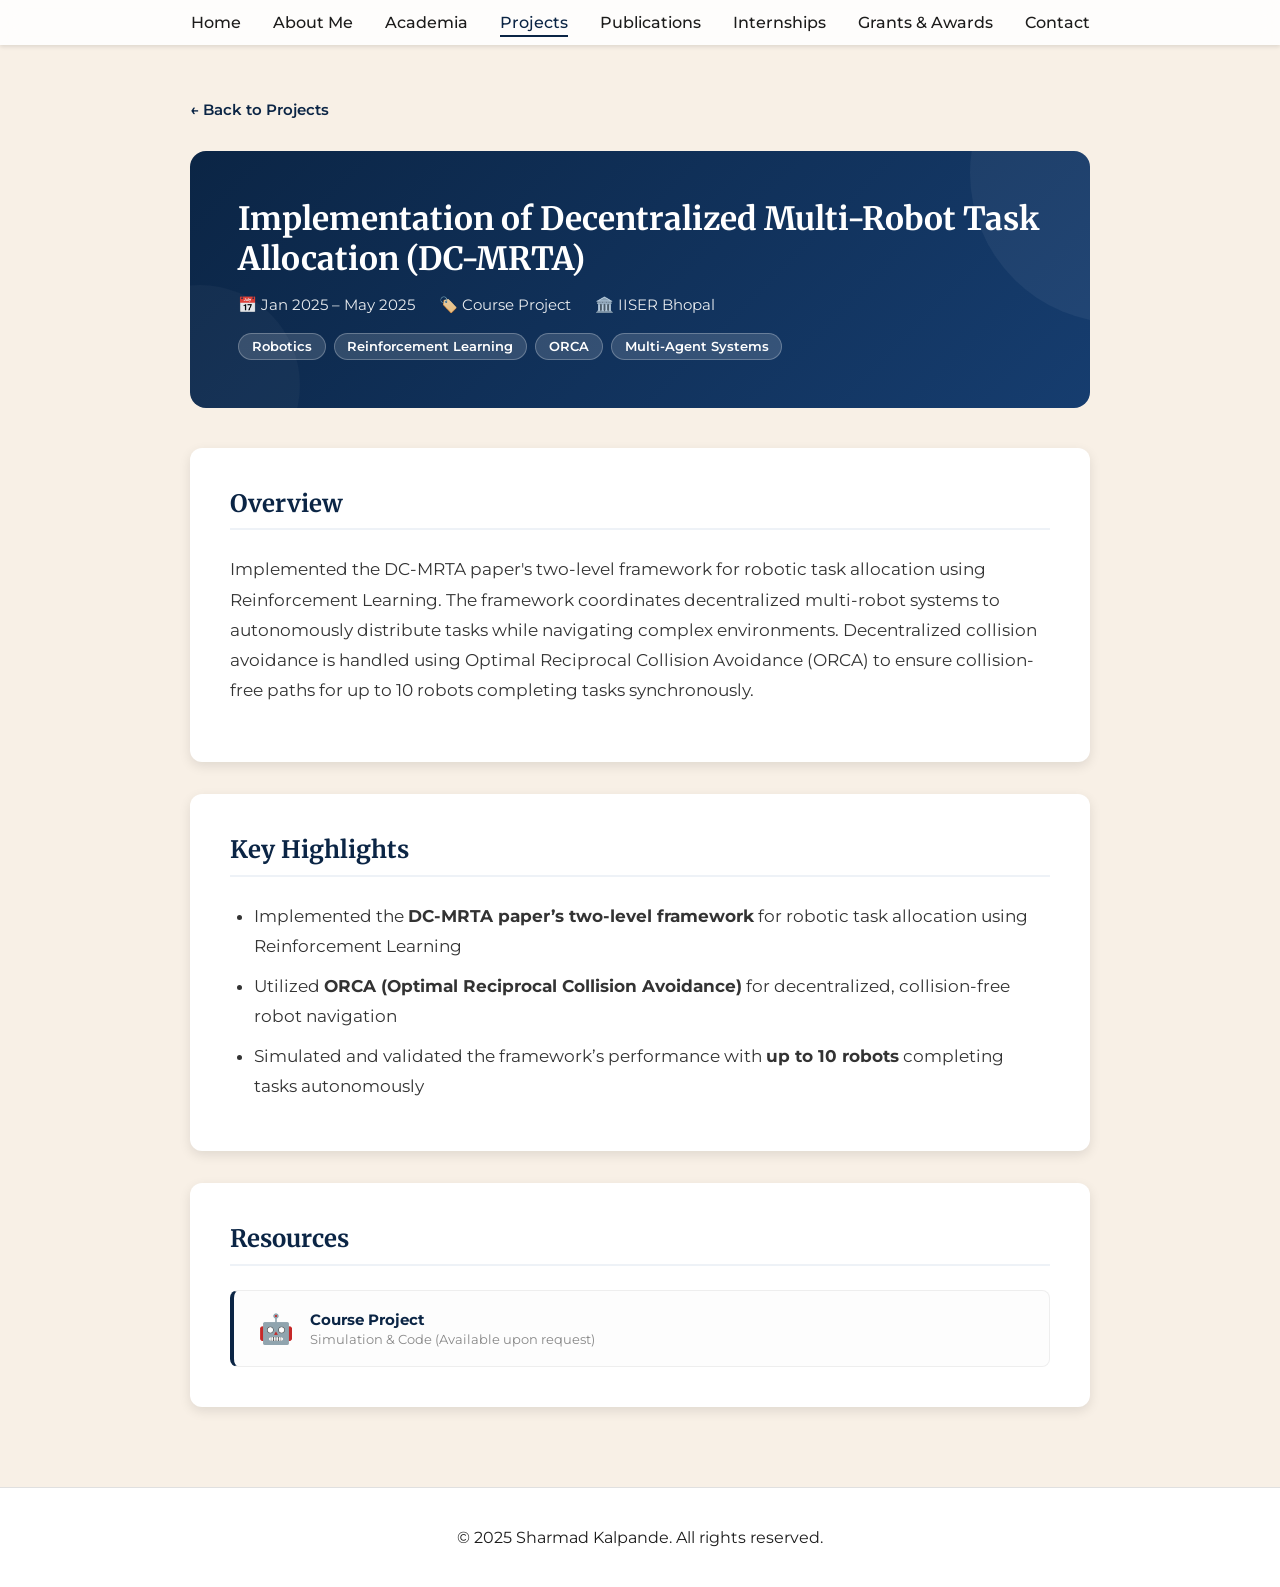
<file: projects/dc-mrta.html>
<!DOCTYPE html>
<html lang="en">

<head>
  <meta charset="UTF-8" />
  <meta name="viewport" content="width=device-width, initial-scale=1.0" />
  <title>Decentralized Multi-Robot Task Allocation (DC-MRTA) – Sharmad Kalpande</title>
  <meta name="description" content="Implementation of DC-MRTA two-level framework for multi-robot task allocation using Reinforcement Learning and ORCA collision avoidance." />
  <link href="https://fonts.googleapis.com/css2?family=Merriweather:wght@700&family=Montserrat:wght@400;700&display=swap" rel="stylesheet" />
  <link rel="stylesheet" href="../css/style.css?v=2" />
</head>

<body>
  <header>
    <nav>
      <ul>
        <li><a href="../index.html#hero" class="nav-link">Home</a></li>
        <li><a href="../index.html#about" class="nav-link">About Me</a></li>
        <li><a href="../index.html#academics" class="nav-link">Academia</a></li>
        <li><a href="../index.html#projects" class="nav-link active">Projects</a></li>
        <li><a href="../index.html#publications" class="nav-link">Publications</a></li>
        <li><a href="../internships.html" class="nav-link">Internships</a></li>
        <li><a href="../index.html#awards" class="nav-link">Grants & Awards</a></li>
        <li><a href="../index.html#contact" class="nav-link">Contact</a></li>
      </ul>
    </nav>
  </header>

  <div class="project-detail-page">
    <a href="../index.html#projects" class="back-link">← Back to Projects</a>

    <div class="project-detail-hero">
      <h1>Implementation of Decentralized Multi-Robot Task Allocation (DC-MRTA)</h1>
      <div class="project-detail-meta">
        <span>📅 Jan 2025 – May 2025</span>
        <span>🏷️ Course Project</span>
        <span>🏛️ IISER Bhopal</span>
      </div>
      <div class="project-detail-tags">
        <span class="tag">Robotics</span>
        <span class="tag">Reinforcement Learning</span>
        <span class="tag">ORCA</span>
        <span class="tag">Multi-Agent Systems</span>
      </div>
    </div>

    <div class="project-detail-section">
      <h2>Overview</h2>
      <p>
        Implemented the DC-MRTA paper's two-level framework for robotic task allocation using Reinforcement Learning.
        The framework coordinates decentralized multi-robot systems to autonomously distribute tasks while navigating
        complex environments. Decentralized collision avoidance is handled using Optimal Reciprocal Collision Avoidance (ORCA)
        to ensure collision-free paths for up to 10 robots completing tasks synchronously.
      </p>
    </div>

    <div class="project-detail-section">
      <h2>Key Highlights</h2>
      <ul>
        <li>Implemented the <strong>DC-MRTA paper’s two-level framework</strong> for robotic task allocation using Reinforcement Learning</li>
        <li>Utilized <strong>ORCA (Optimal Reciprocal Collision Avoidance)</strong> for decentralized, collision-free robot navigation</li>
        <li>Simulated and validated the framework’s performance with <strong>up to 10 robots</strong> completing tasks autonomously</li>
      </ul>
    </div>

    <div class="project-detail-section">
      <h2>Resources</h2>
      <div class="resources-grid">
        <div class="resource-card">
          <span class="resource-icon">🤖</span>
          <div class="resource-info">
            <span class="resource-label">Course Project</span>
            <span class="resource-desc">Simulation & Code (Available upon request)</span>
          </div>
        </div>
      </div>
    </div>
  </div>

  <footer>
    <p>&copy; 2025 Sharmad Kalpande. All rights reserved.</p>
  </footer>
</body>

</html>
</file>
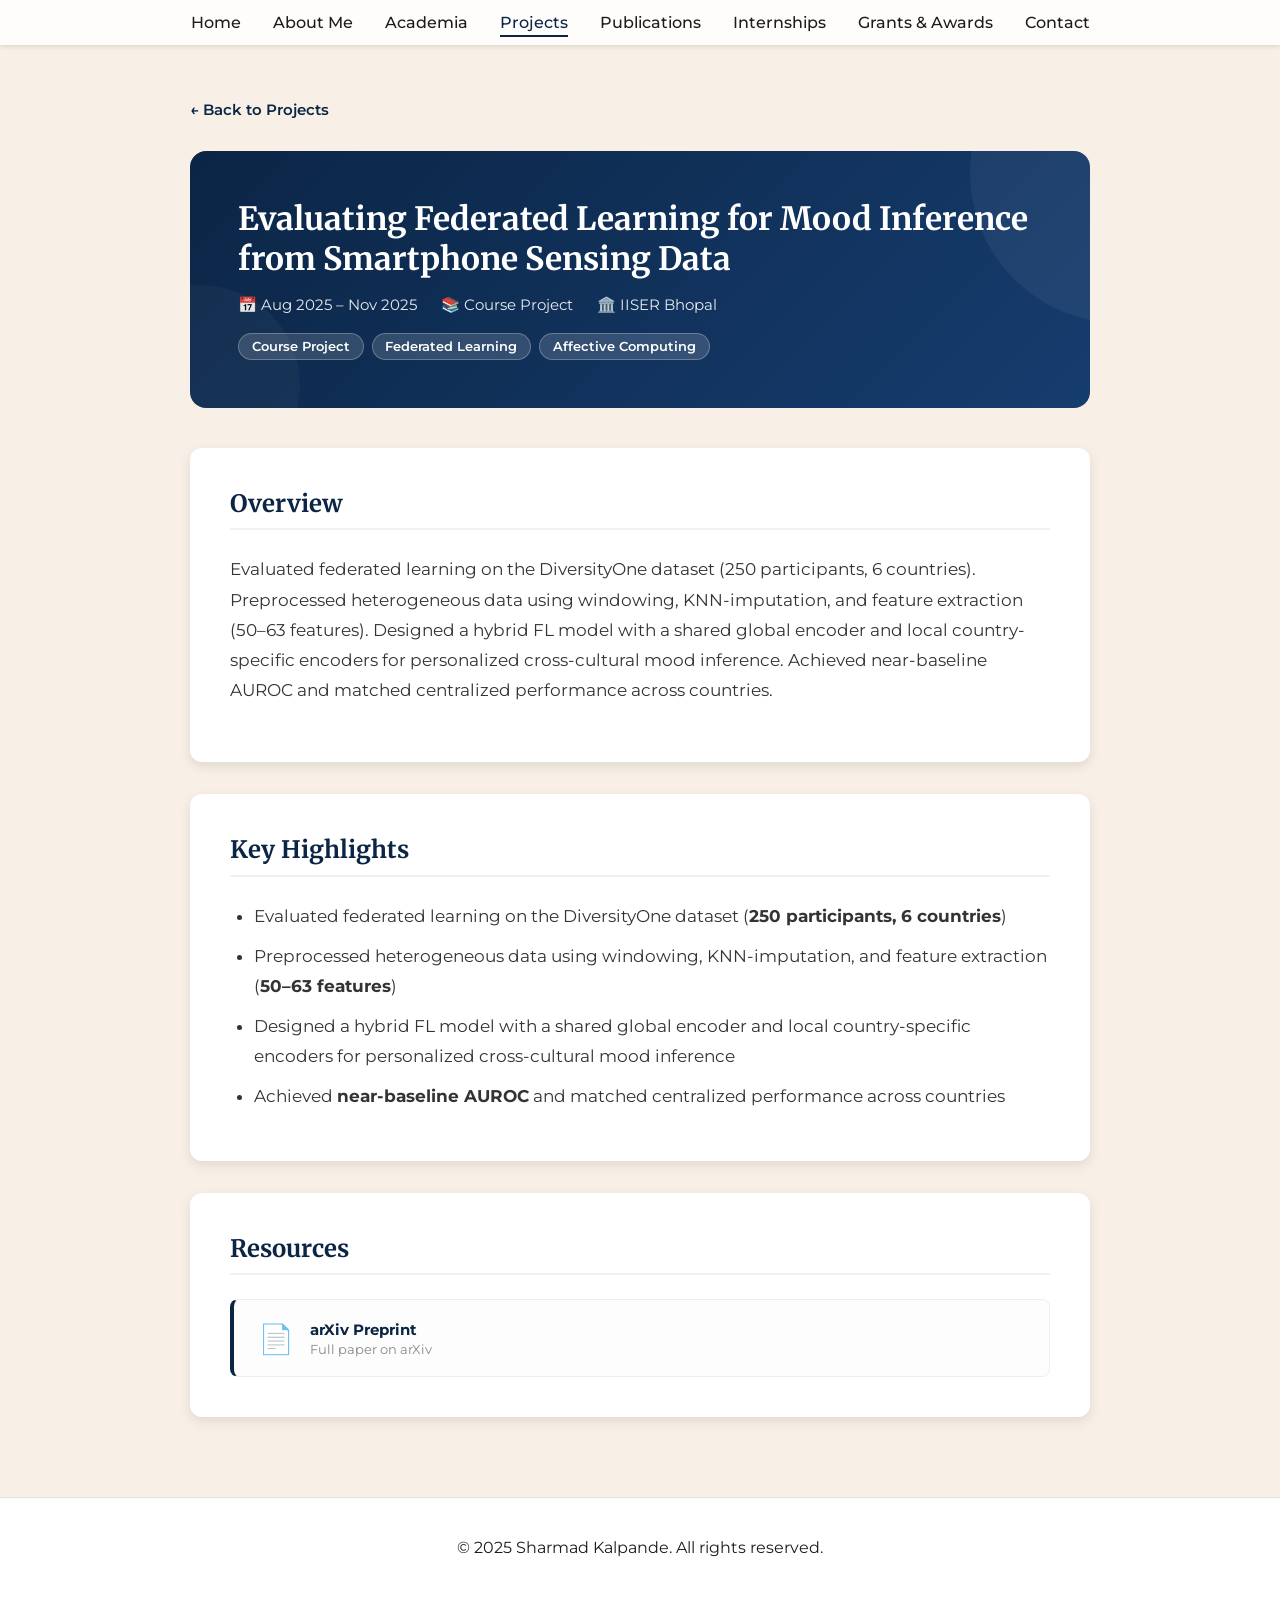
<file: projects/federated-learning.html>
<!DOCTYPE html>
<html lang="en">

<head>
  <meta charset="UTF-8" />
  <meta name="viewport" content="width=device-width, initial-scale=1.0" />
  <title>Federated Learning for Mood Inference – Sharmad Kalpande</title>
  <meta name="description" content="Evaluating federated learning on the DiversityOne dataset for cross-cultural mood inference from smartphone sensing data." />
  <link href="https://fonts.googleapis.com/css2?family=Merriweather:wght@700&family=Montserrat:wght@400;700&display=swap" rel="stylesheet" />
  <link rel="stylesheet" href="../css/style.css?v=2" />
</head>

<body>
  <header>
    <nav>
      <ul>
        <li><a href="../index.html#hero" class="nav-link">Home</a></li>
        <li><a href="../index.html#about" class="nav-link">About Me</a></li>
        <li><a href="../index.html#academics" class="nav-link">Academia</a></li>
        <li><a href="../index.html#projects" class="nav-link active">Projects</a></li>
        <li><a href="../index.html#publications" class="nav-link">Publications</a></li>
        <li><a href="../internships.html" class="nav-link">Internships</a></li>
        <li><a href="../index.html#awards" class="nav-link">Grants & Awards</a></li>
        <li><a href="../index.html#contact" class="nav-link">Contact</a></li>
      </ul>
    </nav>
  </header>

  <div class="project-detail-page">
    <a href="../index.html#projects" class="back-link">← Back to Projects</a>

    <div class="project-detail-hero">
      <h1>Evaluating Federated Learning for Mood Inference from Smartphone Sensing Data</h1>
      <div class="project-detail-meta">
        <span>📅 Aug 2025 – Nov 2025</span>
        <span>📚 Course Project</span>
        <span>🏛️ IISER Bhopal</span>
      </div>
      <div class="project-detail-tags">
        <span class="tag">Course Project</span>
        <span class="tag">Federated Learning</span>
        <span class="tag">Affective Computing</span>
      </div>
    </div>

    <div class="project-detail-section">
      <h2>Overview</h2>
      <p>
        Evaluated federated learning on the DiversityOne dataset (250 participants, 6 countries). Preprocessed
        heterogeneous data using windowing, KNN-imputation, and feature extraction (50–63 features). Designed a
        hybrid FL model with a shared global encoder and local country-specific encoders for personalized
        cross-cultural mood inference. Achieved near-baseline AUROC and matched centralized performance across
        countries.
      </p>
    </div>

    <div class="project-detail-section">
      <h2>Key Highlights</h2>
      <ul>
        <li>Evaluated federated learning on the DiversityOne dataset (<strong>250 participants, 6 countries</strong>)</li>
        <li>Preprocessed heterogeneous data using windowing, KNN-imputation, and feature extraction (<strong>50–63 features</strong>)</li>
        <li>Designed a hybrid FL model with a shared global encoder and local country-specific encoders for personalized cross-cultural mood inference</li>
        <li>Achieved <strong>near-baseline AUROC</strong> and matched centralized performance across countries</li>
      </ul>
    </div>

    <div class="project-detail-section">
      <h2>Resources</h2>
      <div class="resources-grid">
        <a href="https://arxiv.org/pdf/2602.15478" target="_blank" class="resource-card">
          <span class="resource-icon">📄</span>
          <div class="resource-info">
            <span class="resource-label">arXiv Preprint</span>
            <span class="resource-desc">Full paper on arXiv</span>
          </div>
        </a>
      </div>
    </div>
  </div>

  <footer>
    <p>&copy; 2025 Sharmad Kalpande. All rights reserved.</p>
  </footer>
</body>

</html>
</file>
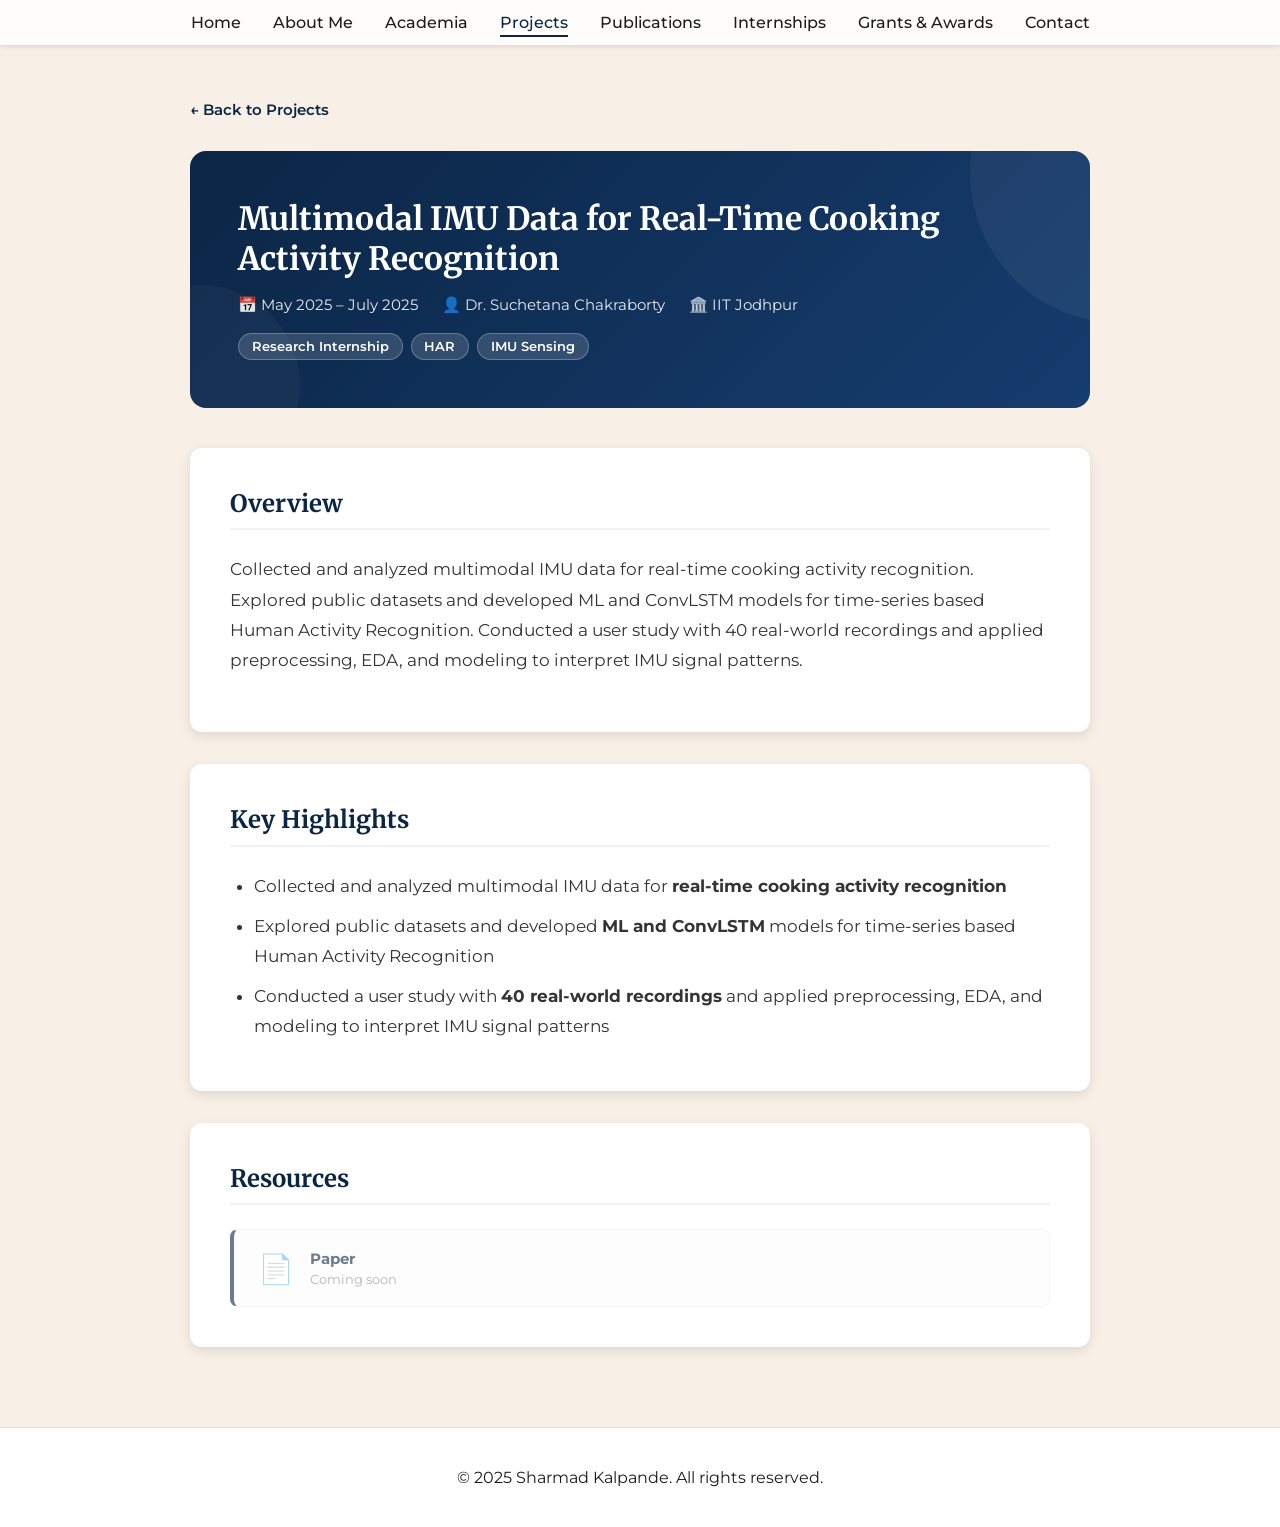
<file: projects/imu-cooking.html>
<!DOCTYPE html>
<html lang="en">

<head>
  <meta charset="UTF-8" />
  <meta name="viewport" content="width=device-width, initial-scale=1.0" />
  <title>IMU Cooking Activity Recognition – Sharmad Kalpande</title>
  <meta name="description"
    content="Multimodal IMU data collection and analysis for real-time cooking activity recognition using ML and ConvLSTM models." />
  <link
    href="https://fonts.googleapis.com/css2?family=Merriweather:wght@700&family=Montserrat:wght@400;700&display=swap"
    rel="stylesheet" />
  <link rel="stylesheet" href="../css/style.css?v=2" />
</head>

<body>
  <header>
    <nav>
      <ul>
        <li><a href="../index.html#hero" class="nav-link">Home</a></li>
        <li><a href="../index.html#about" class="nav-link">About Me</a></li>
        <li><a href="../index.html#academics" class="nav-link">Academia</a></li>
        <li><a href="../index.html#projects" class="nav-link active">Projects</a></li>
        <li><a href="../index.html#publications" class="nav-link">Publications</a></li>
        <li><a href="../internships.html" class="nav-link">Internships</a></li>
        <li><a href="../index.html#awards" class="nav-link">Grants & Awards</a></li>
        <li><a href="../index.html#contact" class="nav-link">Contact</a></li>
      </ul>
    </nav>
  </header>

  <div class="project-detail-page">
    <a href="../index.html#projects" class="back-link">← Back to Projects</a>

    <div class="project-detail-hero">
      <h1>Multimodal IMU Data for Real-Time Cooking Activity Recognition</h1>
      <div class="project-detail-meta">
        <span>📅 May 2025 – July 2025</span>
        <span>👤 Dr. Suchetana Chakraborty</span>
        <span>🏛️ IIT Jodhpur</span>
      </div>
      <div class="project-detail-tags">
        <span class="tag">Research Internship</span>
        <span class="tag">HAR</span>
        <span class="tag">IMU Sensing</span>
      </div>
    </div>

    <div class="project-detail-section">
      <h2>Overview</h2>
      <p>
        Collected and analyzed multimodal IMU data for real-time cooking activity recognition. Explored public
        datasets and developed ML and ConvLSTM models for time-series based Human Activity Recognition. Conducted
        a user study with 40 real-world recordings and applied preprocessing, EDA, and modeling to interpret IMU
        signal patterns.
      </p>
    </div>

    <div class="project-detail-section">
      <h2>Key Highlights</h2>
      <ul>
        <li>Collected and analyzed multimodal IMU data for <strong>real-time cooking activity recognition</strong></li>
        <li>Explored public datasets and developed <strong>ML and ConvLSTM</strong> models for time-series based Human
          Activity Recognition</li>
        <li>Conducted a user study with <strong>40 real-world recordings</strong> and applied preprocessing, EDA, and
          modeling to interpret IMU signal patterns</li>
      </ul>
    </div>

    <div class="project-detail-section">
      <h2>Resources</h2>
      <div class="resources-grid">
        <span class="resource-card" style="opacity: 0.6; cursor: default;">
          <span class="resource-icon">📄</span>
          <div class="resource-info">
            <span class="resource-label">Paper</span>
            <span class="resource-desc">Coming soon</span>
          </div>
        </span>
      </div>
    </div>
  </div>

  <footer>
    <p>&copy; 2025 Sharmad Kalpande. All rights reserved.</p>
  </footer>
</body>

</html>
</file>
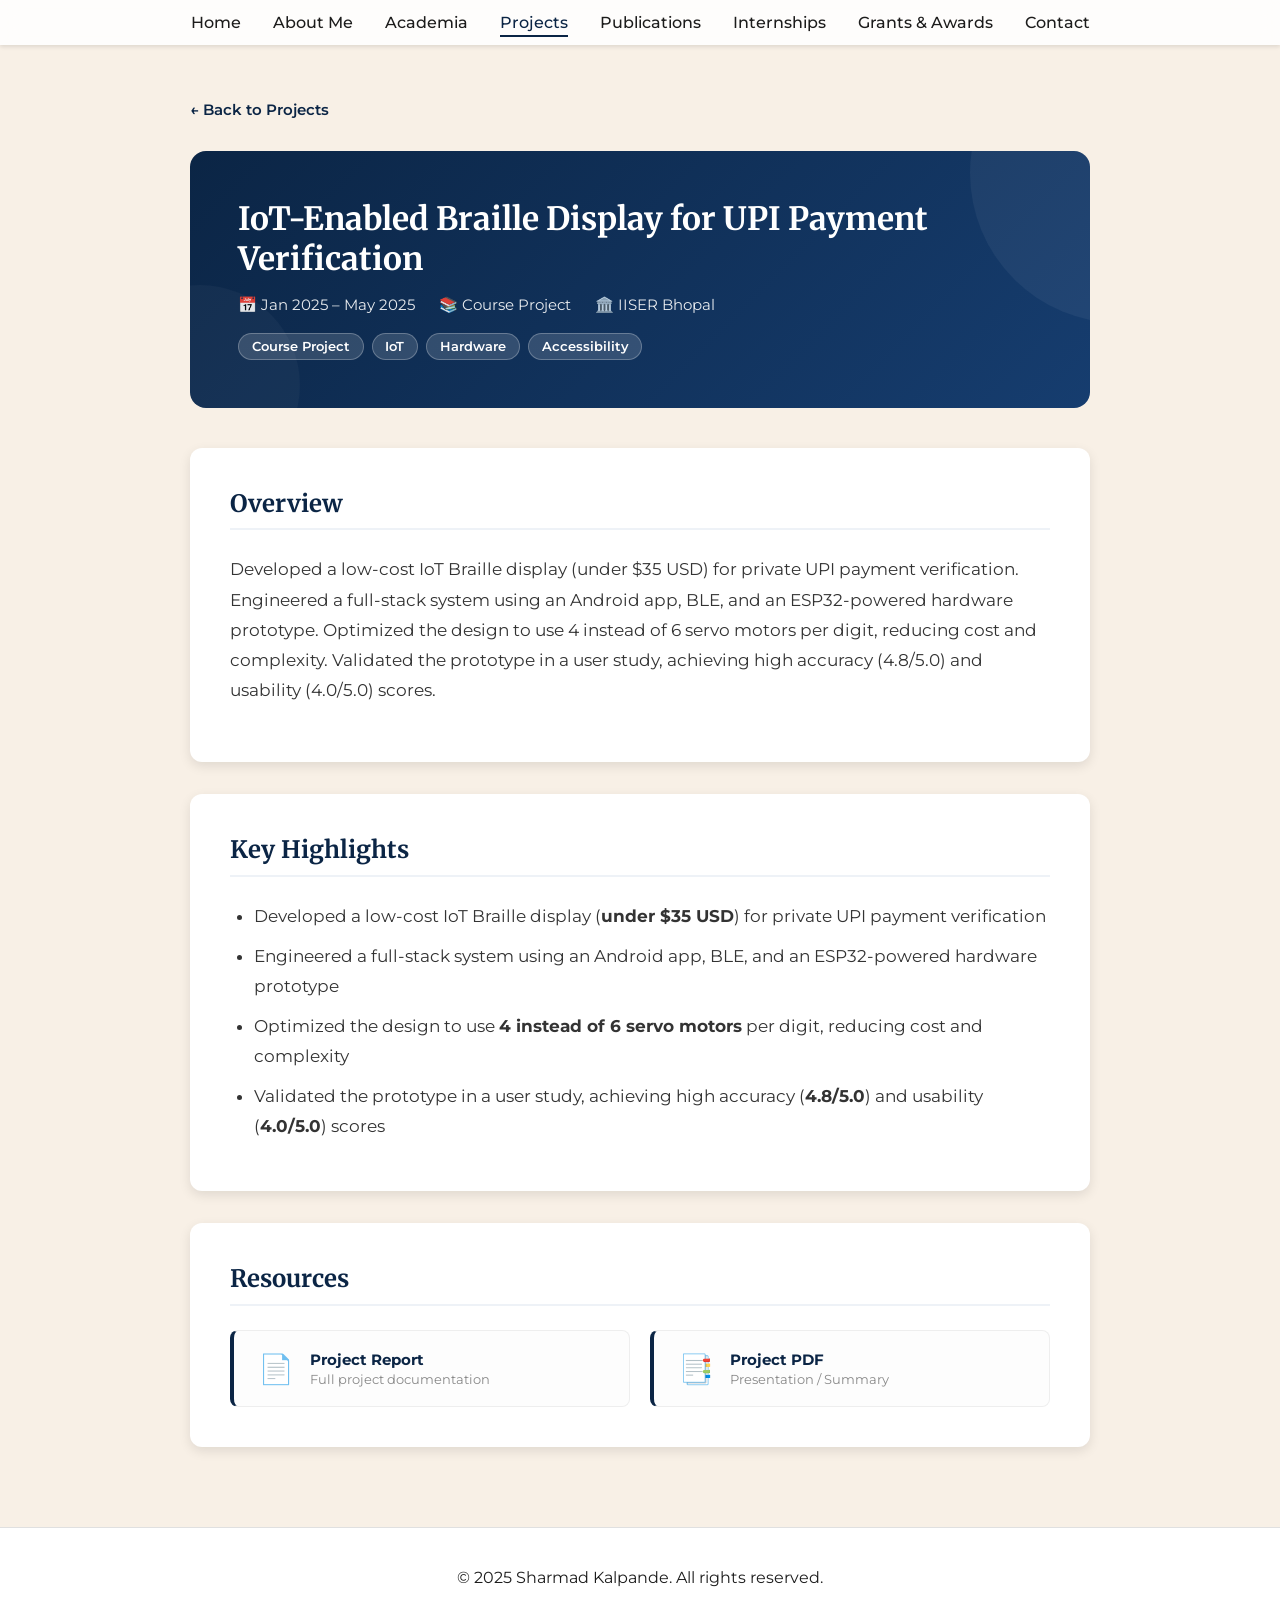
<file: projects/iot-braille.html>
<!DOCTYPE html>
<html lang="en">

<head>
  <meta charset="UTF-8" />
  <meta name="viewport" content="width=device-width, initial-scale=1.0" />
  <title>IoT-Enabled Braille Display for UPI – Sharmad Kalpande</title>
  <meta name="description" content="Developed a low-cost IoT Braille display for private UPI payment verification using ESP32, BLE, and an Android app." />
  <link href="https://fonts.googleapis.com/css2?family=Merriweather:wght@700&family=Montserrat:wght@400;700&display=swap" rel="stylesheet" />
  <link rel="stylesheet" href="../css/style.css?v=2" />
</head>

<body>
  <header>
    <nav>
      <ul>
        <li><a href="../index.html#hero" class="nav-link">Home</a></li>
        <li><a href="../index.html#about" class="nav-link">About Me</a></li>
        <li><a href="../index.html#academics" class="nav-link">Academia</a></li>
        <li><a href="../index.html#projects" class="nav-link active">Projects</a></li>
        <li><a href="../index.html#publications" class="nav-link">Publications</a></li>
        <li><a href="../internships.html" class="nav-link">Internships</a></li>
        <li><a href="../index.html#awards" class="nav-link">Grants & Awards</a></li>
        <li><a href="../index.html#contact" class="nav-link">Contact</a></li>
      </ul>
    </nav>
  </header>

  <div class="project-detail-page">
    <a href="../index.html#projects" class="back-link">← Back to Projects</a>

    <div class="project-detail-hero">
      <h1>IoT-Enabled Braille Display for UPI Payment Verification</h1>
      <div class="project-detail-meta">
        <span>📅 Jan 2025 – May 2025</span>
        <span>📚 Course Project</span>
        <span>🏛️ IISER Bhopal</span>
      </div>
      <div class="project-detail-tags">
        <span class="tag">Course Project</span>
        <span class="tag">IoT</span>
        <span class="tag">Hardware</span>
        <span class="tag">Accessibility</span>
      </div>
    </div>

    <div class="project-detail-section">
      <h2>Overview</h2>
      <p>
        Developed a low-cost IoT Braille display (under $35 USD) for private UPI payment verification. Engineered
        a full-stack system using an Android app, BLE, and an ESP32-powered hardware prototype. Optimized the
        design to use 4 instead of 6 servo motors per digit, reducing cost and complexity. Validated the prototype
        in a user study, achieving high accuracy (4.8/5.0) and usability (4.0/5.0) scores.
      </p>
    </div>

    <div class="project-detail-section">
      <h2>Key Highlights</h2>
      <ul>
        <li>Developed a low-cost IoT Braille display (<strong>under $35 USD</strong>) for private UPI payment verification</li>
        <li>Engineered a full-stack system using an Android app, BLE, and an ESP32-powered hardware prototype</li>
        <li>Optimized the design to use <strong>4 instead of 6 servo motors</strong> per digit, reducing cost and complexity</li>
        <li>Validated the prototype in a user study, achieving high accuracy (<strong>4.8/5.0</strong>) and usability (<strong>4.0/5.0</strong>) scores</li>
      </ul>
    </div>

    <div class="project-detail-section">
      <h2>Resources</h2>
      <div class="resources-grid">
        <a href="../pdf/Iot_braille.pdf" target="_blank" class="resource-card">
          <span class="resource-icon">📄</span>
          <div class="resource-info">
            <span class="resource-label">Project Report</span>
            <span class="resource-desc">Full project documentation</span>
          </div>
        </a>
        <a href="../pdf/IoT_Braille_Display.pdf" target="_blank" class="resource-card">
          <span class="resource-icon">📑</span>
          <div class="resource-info">
            <span class="resource-label">Project PDF</span>
            <span class="resource-desc">Presentation / Summary</span>
          </div>
        </a>
      </div>
    </div>
  </div>

  <footer>
    <p>&copy; 2025 Sharmad Kalpande. All rights reserved.</p>
  </footer>
</body>

</html>
</file>
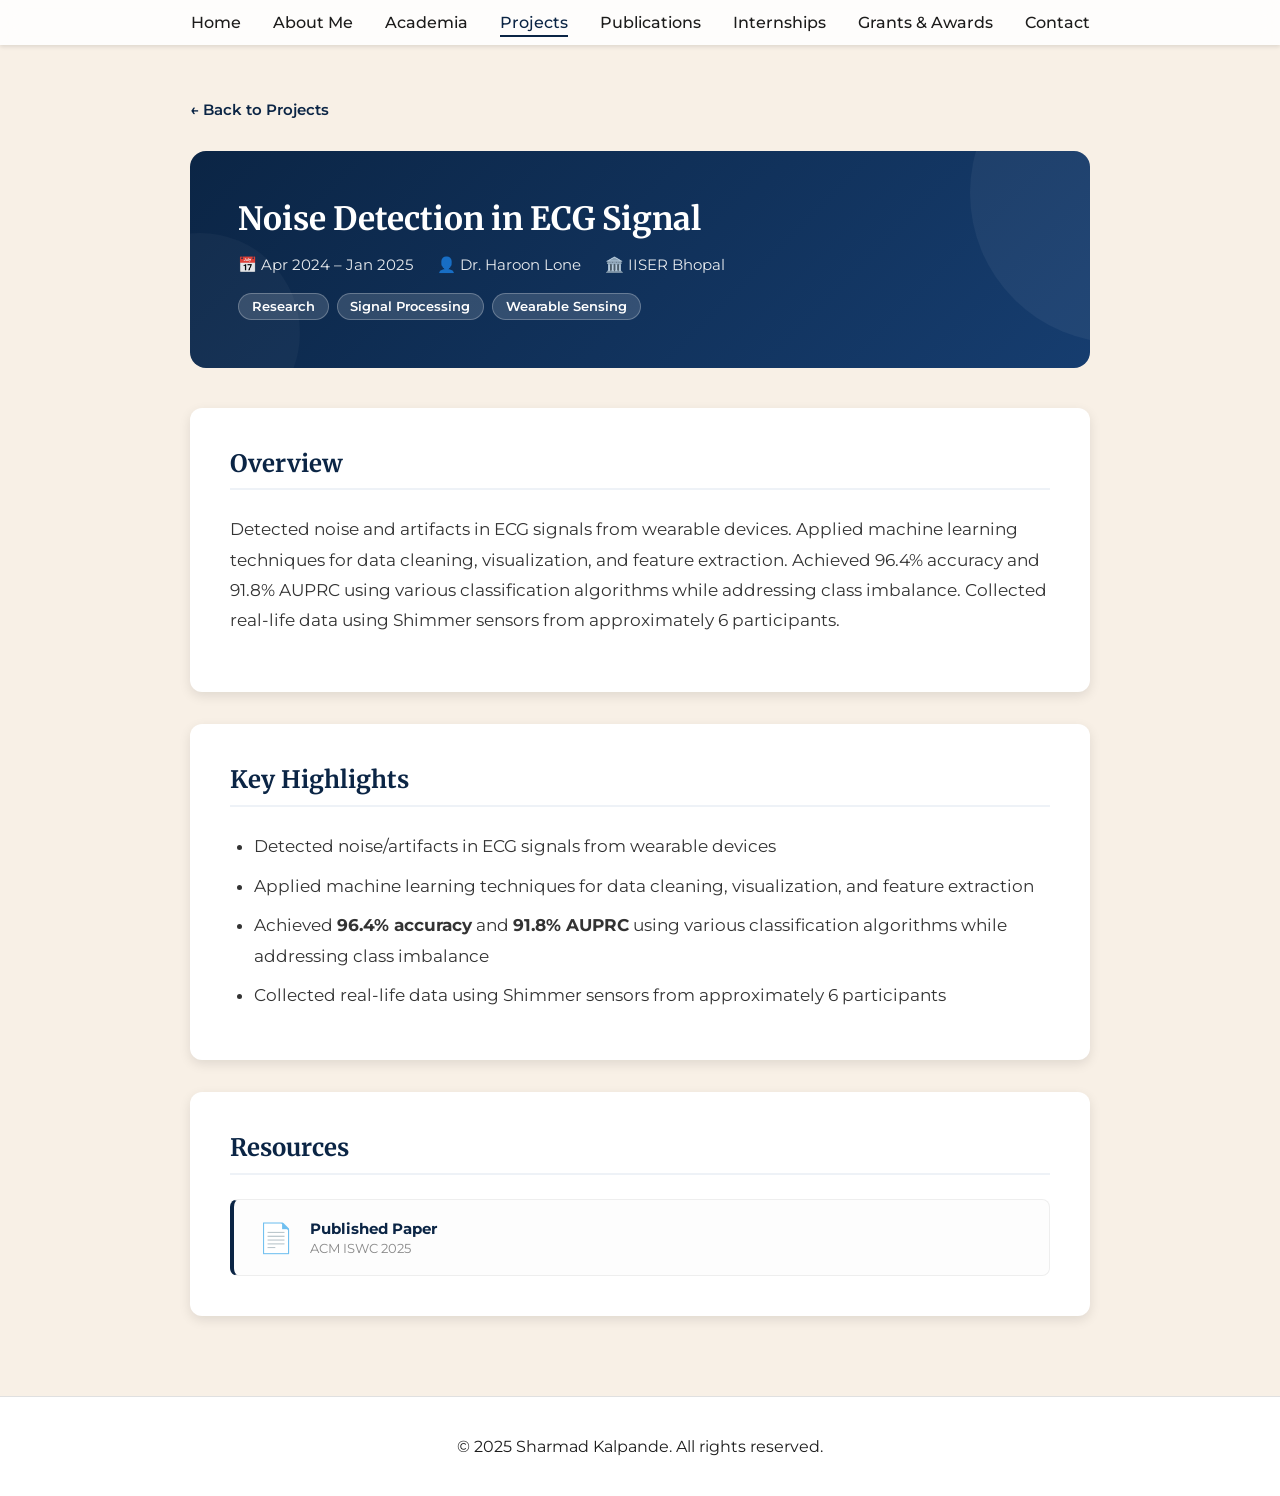
<file: projects/noise-detection.html>
<!DOCTYPE html>
<html lang="en">

<head>
  <meta charset="UTF-8" />
  <meta name="viewport" content="width=device-width, initial-scale=1.0" />
  <title>Noise Detection in ECG Signal – Sharmad Kalpande</title>
  <meta name="description" content="Investigating the generalizability of ECG noise detection across diverse data sources using machine learning on wearable sensor data." />
  <link href="https://fonts.googleapis.com/css2?family=Merriweather:wght@700&family=Montserrat:wght@400;700&display=swap" rel="stylesheet" />
  <link rel="stylesheet" href="../css/style.css?v=2" />
</head>

<body>
  <header>
    <nav>
      <ul>
        <li><a href="../index.html#hero" class="nav-link">Home</a></li>
        <li><a href="../index.html#about" class="nav-link">About Me</a></li>
        <li><a href="../index.html#academics" class="nav-link">Academia</a></li>
        <li><a href="../index.html#projects" class="nav-link active">Projects</a></li>
        <li><a href="../index.html#publications" class="nav-link">Publications</a></li>
        <li><a href="../internships.html" class="nav-link">Internships</a></li>
        <li><a href="../index.html#awards" class="nav-link">Grants & Awards</a></li>
        <li><a href="../index.html#contact" class="nav-link">Contact</a></li>
      </ul>
    </nav>
  </header>

  <div class="project-detail-page">
    <a href="../index.html#projects" class="back-link">← Back to Projects</a>

    <div class="project-detail-hero">
      <h1>Noise Detection in ECG Signal</h1>
      <div class="project-detail-meta">
        <span>📅 Apr 2024 – Jan 2025</span>
        <span>👤 Dr. Haroon Lone</span>
        <span>🏛️ IISER Bhopal</span>
      </div>
      <div class="project-detail-tags">
        <span class="tag">Research</span>
        <span class="tag">Signal Processing</span>
        <span class="tag">Wearable Sensing</span>
      </div>
    </div>

    <div class="project-detail-section">
      <h2>Overview</h2>
      <p>
        Detected noise and artifacts in ECG signals from wearable devices. Applied machine learning techniques for
        data cleaning, visualization, and feature extraction. Achieved 96.4% accuracy and 91.8% AUPRC using
        various classification algorithms while addressing class imbalance. Collected real-life data using Shimmer
        sensors from approximately 6 participants.
      </p>
    </div>

    <div class="project-detail-section">
      <h2>Key Highlights</h2>
      <ul>
        <li>Detected noise/artifacts in ECG signals from wearable devices</li>
        <li>Applied machine learning techniques for data cleaning, visualization, and feature extraction</li>
        <li>Achieved <strong>96.4% accuracy</strong> and <strong>91.8% AUPRC</strong> using various classification algorithms while addressing class imbalance</li>
        <li>Collected real-life data using Shimmer sensors from approximately 6 participants</li>
      </ul>
    </div>

    <div class="project-detail-section">
      <h2>Resources</h2>
      <div class="resources-grid">
        <a href="https://doi.org/10.1145/3715071.3750402" target="_blank" class="resource-card">
          <span class="resource-icon">📄</span>
          <div class="resource-info">
            <span class="resource-label">Published Paper</span>
            <span class="resource-desc">ACM ISWC 2025</span>
          </div>
        </a>
      </div>
    </div>
  </div>

  <footer>
    <p>&copy; 2025 Sharmad Kalpande. All rights reserved.</p>
  </footer>
</body>

</html>
</file>
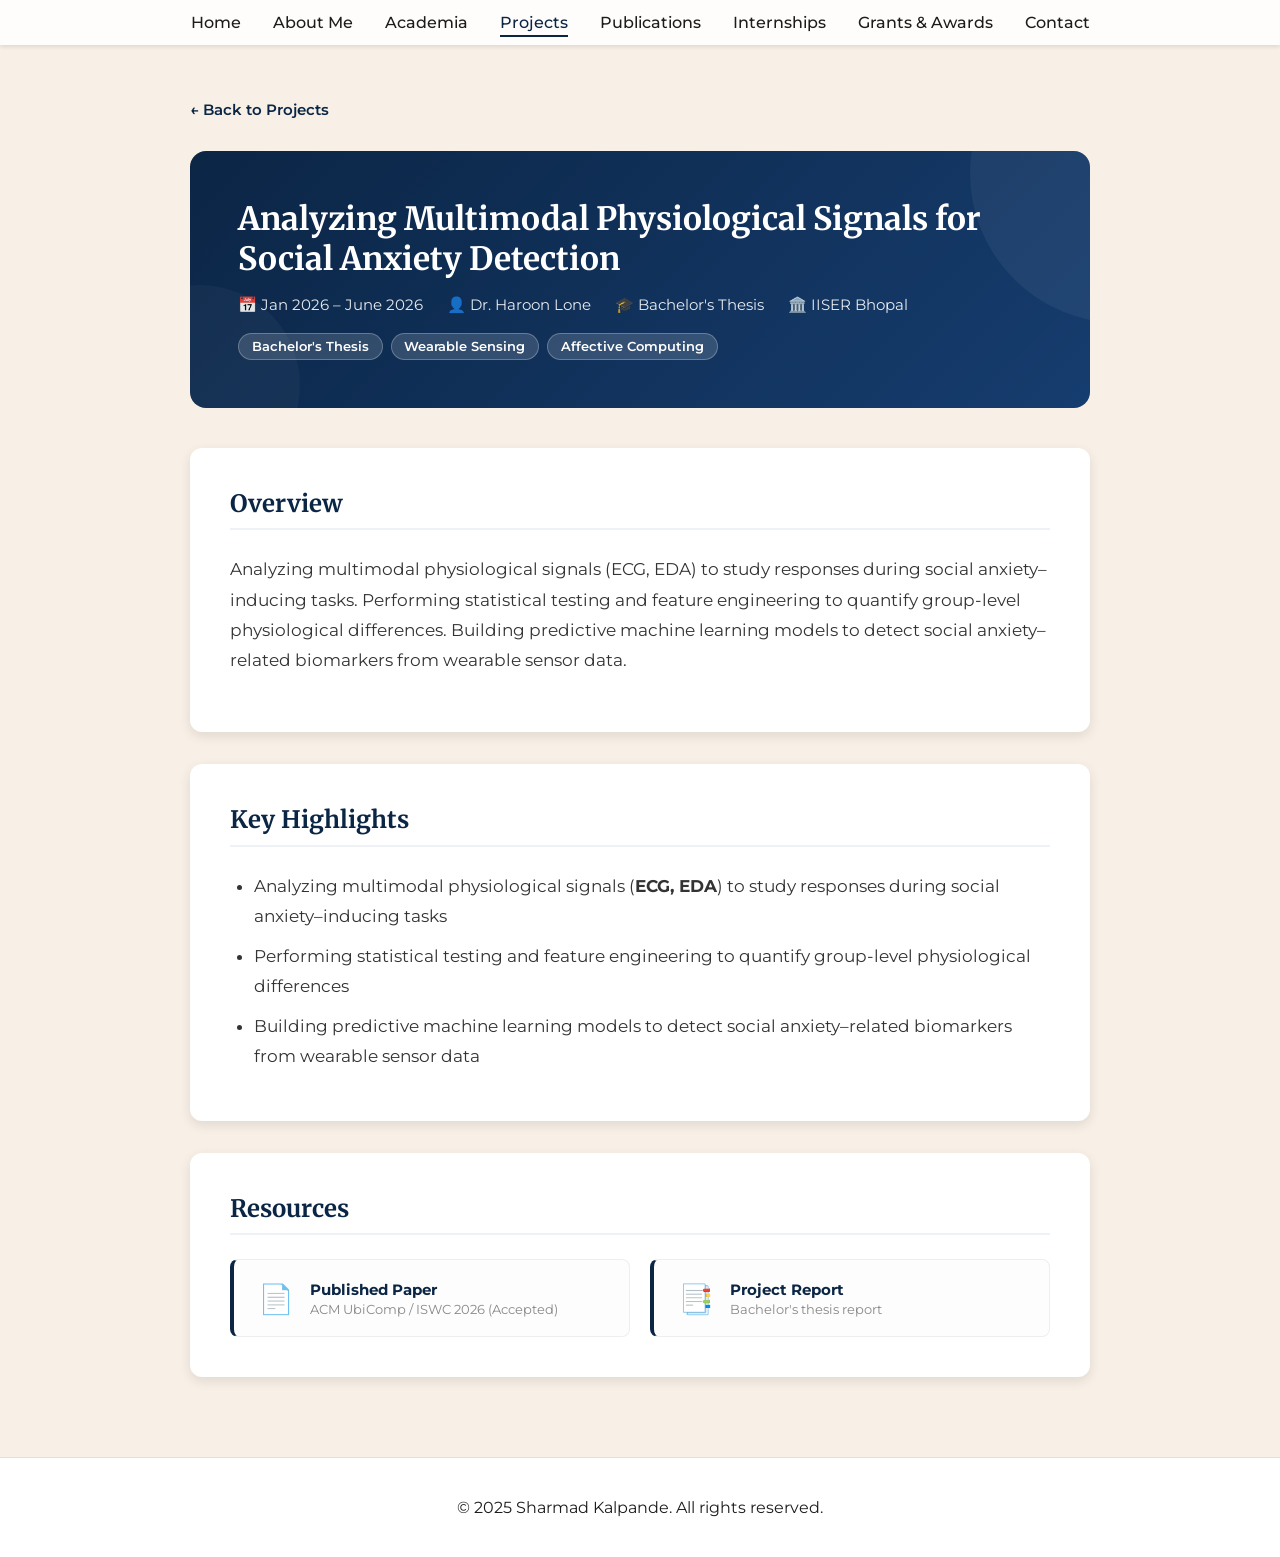
<file: projects/physiological-signals.html>
<!DOCTYPE html>
<html lang="en">

<head>
  <meta charset="UTF-8" />
  <meta name="viewport" content="width=device-width, initial-scale=1.0" />
  <title>Physiological Signals for Social Anxiety Detection – Sharmad Kalpande</title>
  <meta name="description" content="Analyzing multimodal physiological signals (ECG, EDA) to study responses during social anxiety-inducing tasks using wearable sensor data." />
  <link href="https://fonts.googleapis.com/css2?family=Merriweather:wght@700&family=Montserrat:wght@400;700&display=swap" rel="stylesheet" />
  <link rel="stylesheet" href="../css/style.css?v=2" />
</head>

<body>
  <header>
    <nav>
      <ul>
        <li><a href="../index.html#hero" class="nav-link">Home</a></li>
        <li><a href="../index.html#about" class="nav-link">About Me</a></li>
        <li><a href="../index.html#academics" class="nav-link">Academia</a></li>
        <li><a href="../index.html#projects" class="nav-link active">Projects</a></li>
        <li><a href="../index.html#publications" class="nav-link">Publications</a></li>
        <li><a href="../internships.html" class="nav-link">Internships</a></li>
        <li><a href="../index.html#awards" class="nav-link">Grants & Awards</a></li>
        <li><a href="../index.html#contact" class="nav-link">Contact</a></li>
      </ul>
    </nav>
  </header>

  <div class="project-detail-page">
    <a href="../index.html#projects" class="back-link">← Back to Projects</a>

    <div class="project-detail-hero">
      <h1>Analyzing Multimodal Physiological Signals for Social Anxiety Detection</h1>
      <div class="project-detail-meta">
        <span>📅 Jan 2026 – June 2026</span>
        <span>👤 Dr. Haroon Lone</span>
        <span>🎓 Bachelor's Thesis</span>
        <span>🏛️ IISER Bhopal</span>
      </div>
      <div class="project-detail-tags">
        <span class="tag">Bachelor's Thesis</span>
        <span class="tag">Wearable Sensing</span>
        <span class="tag">Affective Computing</span>
      </div>
    </div>

    <div class="project-detail-section">
      <h2>Overview</h2>
      <p>
        Analyzing multimodal physiological signals (ECG, EDA) to study responses during social anxiety–inducing
        tasks. Performing statistical testing and feature engineering to quantify group-level physiological
        differences. Building predictive machine learning models to detect social anxiety–related biomarkers from
        wearable sensor data.
      </p>
    </div>

    <div class="project-detail-section">
      <h2>Key Highlights</h2>
      <ul>
        <li>Analyzing multimodal physiological signals (<strong>ECG, EDA</strong>) to study responses during social anxiety–inducing tasks</li>
        <li>Performing statistical testing and feature engineering to quantify group-level physiological differences</li>
        <li>Building predictive machine learning models to detect social anxiety–related biomarkers from wearable sensor data</li>
      </ul>
    </div>

    <div class="project-detail-section">
      <h2>Resources</h2>
      <div class="resources-grid">
        <a href="https://dl.acm.org/doi/abs/10.1145/3830727.3834816" target="_blank" class="resource-card">
          <span class="resource-icon">📄</span>
          <div class="resource-info">
            <span class="resource-label">Published Paper</span>
            <span class="resource-desc">ACM UbiComp / ISWC 2026 (Accepted)</span>
          </div>
        </a>
        <a href="../pdf/AO_Project_Report.pdf" target="_blank" class="resource-card">
          <span class="resource-icon">📑</span>
          <div class="resource-info">
            <span class="resource-label">Project Report</span>
            <span class="resource-desc">Bachelor's thesis report</span>
          </div>
        </a>
      </div>
    </div>
  </div>

  <footer>
    <p>&copy; 2025 Sharmad Kalpande. All rights reserved.</p>
  </footer>
</body>

</html>
</file>
<file: css/style.css>
:root {
  --primary-dark-blue: #0B2545;
  --secondary-dark-grey: #1c1c1c;
  --background-ivory: #f8f0e6;
  --background-white: #ffffff;
  --text-primary: #333;
  --shadow-color: rgba(0, 0, 0, 0.1);
}

html {
  scroll-behavior: smooth;
}

body {
  font-family: 'Montserrat', sans-serif;
  margin: 0;
  padding: 0;
  background-color: var(--background-ivory);
  color: var(--secondary-dark-grey);
  overflow-x: hidden;
}

header {
  background-color: rgba(255, 255, 255, 0.85);
  backdrop-filter: blur(10px);
  box-shadow: 0 2px 4px var(--shadow-color);
  position: fixed;
  width: 100%;
  top: 0;
  z-index: 1000;
}

header nav {
  display: flex;
  justify-content: center;
  align-items: center;
  max-width: 1200px;
  margin: 0 auto;
  padding: 0.8rem 2rem;
}

header nav ul {
  list-style: none;
  display: flex;
  justify-content: center;
  padding: 0;
  margin: 0;
}

header nav ul li {
  margin: 0 1rem;
}

header nav ul li a {
  color: var(--secondary-dark-grey);
  text-decoration: none;
  font-weight: 500;
  padding-bottom: 5px;
  position: relative;
  transition: color 0.3s;
}

header nav ul li a::after {
  content: '';
  position: absolute;
  width: 0;
  height: 2px;
  bottom: 0;
  left: 0;
  background-color: var(--primary-dark-blue);
  transition: width 0.3s ease-out;
}

header nav ul li a:hover {
  color: var(--primary-dark-blue);
}

header nav ul li a:hover::after {
  width: 100%;
}

.hero {
  position: relative;
  height: 100vh;
  background-color: var(--background-white);
  background-image: linear-gradient(135deg, #fefefe, #f8f0e6);
  display: flex;
  align-items: center;
  justify-content: center;
  text-align: center;
  padding: 70px 2rem 0;
  color: var(--secondary-dark-grey);
  overflow: hidden;
}

.hero-circles {
  position: absolute;
  top: 0;
  left: 0;
  width: 100%;
  height: 100%;
  z-index: 0;
}

.circle {
  position: absolute;
  background-color: rgba(11, 37, 69, 0.1);
  border-radius: 50%;
}

.hero-content {
  position: relative;
  z-index: 1;
  text-shadow: 1px 1px 3px rgba(255, 255, 255, 0.8);
  max-width: 800px;
}

.hero-content h1 {
  font-family: 'Merriweather', serif;
  font-size: 4rem;
  margin: 0;
  letter-spacing: 2px;
  color: var(--primary-dark-blue);
  min-height: 80px;
  position: relative;
  z-index: 2;
  transition: opacity 0.3s ease-out;
}

.hero-content .tagline {
  font-size: 1.5rem;
  margin: 1rem 0 2rem;
  color: var(--secondary-dark-grey);
}

.status-highlight {
  display: inline-block;
  margin-top: 0.75rem;
  font-weight: 700;
  color: #2a7e5f;
  background-color: #f0faf6;
  padding: 0.3rem 0.8rem;
  border-radius: 50px;
  border: 1px solid #c8e6d9;
  font-size: 1.2rem;
}

.hero-icons {
  margin: 1rem 0;
  display: flex;
  justify-content: center;
  align-items: center;
  gap: 1.5rem;
}

.social-icon {
  width: 32px;
  height: 32px;
  display: block;
  transition: transform 0.3s ease, opacity 0.3s ease;
}

.hero-icons a:hover .social-icon {
  transform: translateY(-3px);
  opacity: 0.8;
}

.hero-boxes {
  margin: 2rem 0;
  display: flex;
  justify-content: center;
  gap: 1rem;
  flex-wrap: wrap;
}

.hero-boxes .box {
  background: var(--background-white);
  border: 2px solid var(--primary-dark-blue);
  border-radius: 50px;
  padding: 0.6rem 1.2rem;
  font-size: 1rem;
  font-weight: bold;
  color: var(--primary-dark-blue);
  box-shadow: 0 4px 8px var(--shadow-color);
  transition: transform 0.3s, box-shadow 0.3s;
}

.hero-boxes .box:hover {
  transform: translateY(-5px);
  box-shadow: 0 6px 12px rgba(0, 0, 0, 0.15);
}

.btn {
  display: inline-block;
  background-color: var(--primary-dark-blue);
  color: #fff;
  padding: 0.8rem 2.2rem;
  text-decoration: none;
  border-radius: 50px;
  font-size: 1rem;
  font-weight: bold;
  transition: transform 0.3s, background-color 0.3s;
  margin-top: 1.5rem;
}

.btn:hover {
  background-color: #09203a;
  transform: translateY(-3px);
}

.container {
  max-width: 1000px;
  margin: 0 auto;
  padding: 120px 2rem 2rem;
}

section.reveal {
  opacity: 0;
  transform: translateY(30px);
  transition: opacity 0.8s ease-out, transform 0.8s ease-out;
}

section {
  margin-bottom: 5rem;
  background: var(--background-white);
  padding: 3rem;
  border-radius: 12px;
  box-shadow: 0 4px 12px var(--shadow-color);
}

section.visible {
  opacity: 1;
  transform: translateY(0);
}

section h2 {
  font-family: 'Merriweather', serif;
  margin-top: 0;
  color: var(--primary-dark-blue);
  font-size: 2.2rem;
  border-bottom: 3px solid var(--primary-dark-blue);
  padding-bottom: 0.8rem;
  margin-bottom: 2rem;
}

.about-content {
  display: flex;
  align-items: center;
  gap: 3rem;
}

.about-text {
  flex: 2;
}

.about-text p {
  font-size: 1.1rem;
  line-height: 1.7;
  color: var(--text-primary);
  text-align: justify;
}

.about-logo {
  flex: 1;
  text-align: center;
}

.about-logo img {
  width: 280px;
  height: 280px;
  object-fit: cover;
  border-radius: 50%;
  display: block;
  border: 5px solid var(--background-white);
  box-shadow: 0 4px 15px rgba(0, 0, 0, 0.2);
}

.academia-content {
  display: flex;
  align-items: center;
  gap: 2rem;
  margin-top: 1rem;
}

.academia-logo-img {
  width: 120px;
  height: auto;
}

.academia-text p {
  font-size: 1.1rem;
  color: var(--text-primary);
  margin: 0.2rem 0;
}

.academia-text p em {
  color: #555;
}

.projects-grid {
  display: grid;
  grid-template-columns: repeat(auto-fit, minmax(300px, 1fr));
  gap: 1.5rem;
}

.project-card {
  background-color: #fdfdfd;
  border: 1px solid #eee;
  border-radius: 8px;
  padding: 1.5rem;
  box-shadow: 0 2px 5px var(--shadow-color);
  transition: transform 0.3s, box-shadow 0.3s;
  display: flex;
  flex-direction: column;
}

.project-card:hover {
  transform: translateY(-8px);
  box-shadow: 0 6px 15px rgba(0, 0, 0, 0.12);
}

.project-card h3 {
  font-family: 'Merriweather', serif;
  color: var(--primary-dark-blue);
  margin: 0 0 0.5rem;
}

.project-card .project-timeline {
  font-size: 0.9rem;
  color: #666;
  margin-bottom: 1rem;
}

.project-card .project-desc {
  font-size: 1rem;
  line-height: 1.6;
  color: var(--text-primary);
  flex-grow: 1;
}

.project-tags {
  margin-top: 1rem;
  display: flex;
  flex-wrap: wrap;
  gap: 0.5rem;
}

.project-tags .tag {
  background-color: #eef2f7;
  color: var(--primary-dark-blue);
  padding: 0.3rem 0.8rem;
  border-radius: 20px;
  font-size: 0.85rem;
  font-weight: 500;
}

.publication-entry {
  border-left: 4px solid var(--primary-dark-blue);
  padding-left: 1.5rem;
  margin-bottom: 2rem;
}

.publication-entry p {
  line-height: 1.7;
  font-size: 1.1rem;
  margin: 0;
}

.publication-entry h3 {
  margin: 1.5rem 0 0.5rem;
  font-size: 1.3rem;
  color: var(--secondary-dark-grey);
}

.publication-entry a {
  color: var(--primary-dark-blue);
  font-weight: bold;
  text-decoration: none;
}

.publication-entry a:hover {
  text-decoration: underline;
}

/* ----- New Section Styles ----- */
#internships {
  text-align: center;
}

#internships p,
#contact p {
  font-size: 1.1rem;
  line-height: 1.7;
  max-width: 700px;
  margin-left: auto;
  margin-right: auto;
}

#contact p {
  text-align: center;
}

.award-entry {
  border-left: 4px solid var(--primary-dark-blue);
  padding-left: 1.5rem;
  margin-bottom: 1.5rem;
}

.award-entry h3 {
  margin: 0 0 0.5rem;
  font-size: 1.4rem;
  color: var(--secondary-dark-grey);
}

.award-entry p {
  margin: 0;
  font-size: 1.1rem;
  line-height: 1.7;
}

.contact-grid {
  display: grid;
  grid-template-columns: repeat(2, 1fr);
  gap: 1.5rem;
  margin-top: 2.5rem;
  max-width: 600px;
  margin-left: auto;
  margin-right: auto;
}

.contact-card {
  background-color: #fdfdfd;
  border: 1px solid #eee;
  border-left: 5px solid var(--primary-dark-blue);
  border-radius: 8px;
  padding: 1.5rem;
  text-decoration: none;
  color: var(--text-primary);
  transition: transform 0.3s, box-shadow 0.3s;
}

.contact-card:hover {
  transform: translateY(-5px);
  box-shadow: 0 6px 15px rgba(0, 0, 0, 0.08);
}

.contact-card .contact-label {
  font-weight: bold;
  font-size: 1.2rem;
  color: var(--primary-dark-blue);
  display: flex;
  align-items: center;
  gap: 0.7rem;
  margin-bottom: 0.5rem;
}

.contact-card .contact-label svg {
  width: 24px;
  height: 24px;
  fill: currentColor;
}

.contact-card .contact-info {
  font-size: 1rem;
  color: #555;
  word-break: break-all;
}

/* ----- End New Section Styles ----- */
footer {
  background-color: var(--background-white);
  color: var(--secondary-dark-grey);
  text-align: center;
  padding: 1.5rem 0;
  border-top: 1px solid #e0e0e0;
}

#back-to-top {
  position: fixed;
  bottom: 20px;
  right: 20px;
  background-color: var(--primary-dark-blue);
  color: white;
  width: 40px;
  height: 40px;
  border-radius: 50%;
  display: flex;
  align-items: center;
  justify-content: center;
  text-decoration: none;
  opacity: 0;
  visibility: hidden;
  transition: opacity 0.3s, visibility 0.3s;
  z-index: 999;
}

#back-to-top.show {
  opacity: 1;
  visibility: visible;
}

@media (max-width: 768px) {
  header nav {
    flex-direction: column;
    gap: 0.5rem;
  }

  .hero-content h1 {
    font-size: 2.8rem;
    min-height: 60px;
  }

  .hero-content .tagline {
    font-size: 1.2rem;
  }

  .container {
    padding-left: 1rem;
    padding-right: 1rem;
  }

  section {
    padding: 2rem;
  }

  .about-content {
    flex-direction: column-reverse;
  }

  .about-logo img {
    width: 200px;
    height: 200px;
  }

  .academia-content {
    flex-direction: column;
    text-align: center;
  }

  .contact-grid {
    grid-template-columns: 1fr;
  }
}

/* ----- New Styles for Internships Page & Active Nav ----- */
header nav ul li a.active {
  color: var(--primary-dark-blue);
}

header nav ul li a.active::after {
  width: 100%;
}

.intro-paragraph {
  font-size: 1.2rem;
  text-align: center;
  margin-bottom: 2.5rem;
  color: var(--text-primary);
}

.accordion-btn {
  background-color: #fdfdfd;
  border: 1px solid #eee;
  border-radius: 8px;
  color: var(--primary-dark-blue);
  cursor: pointer;
  padding: 1.2rem 1.5rem;
  width: 100%;
  text-align: left;
  outline: none;
  font-size: 1.1rem;
  font-family: 'Montserrat', sans-serif;
  font-weight: bold;
  transition: background-color 0.3s;
  margin-top: 1rem;
  position: relative;
  padding-right: 40px;
  /* Space for arrow */
}

.accordion-btn::after {
  content: '+';
  font-size: 1.5rem;
  color: var(--primary-dark-blue);
  position: absolute;
  right: 20px;
  top: 50%;
  transform: translateY(-50%);
  transition: transform 0.3s;
}

.accordion-btn.active::after {
  content: '−';
  transform: translateY(-50%) rotate(180deg);
}

.accordion-btn:hover,
.accordion-btn.active {
  background-color: #f1f7fe;
}

.panel {
  padding: 0 1.5rem;
  background-color: var(--background-white);
  max-height: 0;
  overflow: hidden;
  transition: max-height 0.4s ease-out, padding 0.4s ease-out;
  border-bottom: 1px solid #eee;
  border-radius: 0 0 8px 8px;
}

.panel p {
  font-size: 1.1rem;
  line-height: 1.7;
}

.panel ul {
  list-style-type: disc;
  padding-left: 25px;
  margin-top: 0;
}

.panel li {
  margin-bottom: 0.8rem;
  font-size: 1.1rem;
  line-height: 1.7;
  color: var(--text-primary);
}

/* ----- Institution Logos on Internships Page ----- */
.institution-logos {
  text-align: center;
  margin-top: 4rem;
  padding-top: 3rem;
  border-top: 1px solid #e0e0e0;
}

.institution-logos h3 {
  font-family: 'Merriweather', serif;
  color: var(--secondary-dark-grey);
  font-size: 1.5rem;
  font-weight: 700;
  margin-bottom: 2.5rem;
  opacity: 0.8;
}

.logo-container {
  display: flex;
  justify-content: center;
  align-items: center;
  gap: 5rem;
  flex-wrap: wrap;
}

.institution-logo {
  max-height: 90px;
  width: auto;
  opacity: 0.75;
  transition: opacity 0.3s ease;
}

.institution-logo:hover {
  opacity: 1;
}

/* ----- Project Card Updates ----- */
.project-card .project-desc ul {
  padding-left: 20px;
  margin: 0;
  text-align: left;
  font-size: 1rem;
  list-style-position: outside;
}

.project-card .project-desc li {
  margin-bottom: 0.5rem;
}

.project-link {
  display: inline-block;
  margin-top: 1rem;
  font-weight: bold;
  color: var(--primary-dark-blue);
  text-decoration: none;
  font-size: 1rem;
}

.project-link:hover {
  text-decoration: underline;
}

/* ----- Project List (Main Page) ----- */
.project-list {
  display: flex;
  flex-direction: column;
  gap: 0;
}

.project-list-item {
  display: flex;
  align-items: flex-start;
  justify-content: space-between;
  padding: 1.3rem 1.8rem;
  border-bottom: 1px solid #e8e8e8;
  text-decoration: none;
  color: var(--text-primary);
  transition: background-color 0.25s ease, padding-left 0.25s ease;
  position: relative;
}

.project-list-item:first-child {
  border-top: 1px solid #e8e8e8;
}

.project-list-item:hover {
  background-color: #f1f7fe;
  padding-left: 2.2rem;
}

.project-list-item .project-list-info {
  display: flex;
  align-items: flex-start;
  gap: 1rem;
  flex: 1;
  min-width: 0;
}

.project-list-item .project-list-bullet {
  font-size: 1.4rem;
  line-height: 1.25;
  color: var(--primary-dark-blue);
  flex-shrink: 0;
}

.project-list-item .project-list-text {
  display: flex;
  flex-direction: column;
  gap: 0.35rem;
  flex: 1;
}

.project-list-item .project-list-title {
  font-family: 'Merriweather', serif;
  font-size: 1.15rem;
  font-weight: 700;
  color: var(--primary-dark-blue);
  line-height: 1.35;
  transition: color 0.25s ease;
}

.project-list-item:hover .project-list-title {
  color: #0b2545;
  text-decoration: underline;
}

.project-list-item .project-list-desc {
  font-size: 0.95rem;
  line-height: 1.55;
  color: #555;
  font-weight: 400;
}

.project-list-item .project-list-arrow {
  font-size: 1.3rem;
  color: var(--primary-dark-blue);
  opacity: 0.4;
  transition: opacity 0.25s ease, transform 0.25s ease;
  margin-left: 1.2rem;
  margin-top: 0.15rem;
  flex-shrink: 0;
}

.project-list-item:hover .project-list-arrow {
  opacity: 1;
  transform: translateX(5px);
}

@media (max-width: 768px) {
  .project-list-item {
    padding: 1.1rem 1rem;
  }

  .project-list-item:hover {
    padding-left: 1.2rem;
  }

  .project-list-item .project-list-title {
    font-size: 1.05rem;
  }

  .project-list-item .project-list-desc {
    font-size: 0.9rem;
  }
}

/* ----- Individual Project Page ----- */
.project-detail-page {
  max-width: 900px;
  margin: 0 auto;
  padding: 100px 2rem 3rem;
}

.project-detail-page .back-link {
  display: inline-flex;
  align-items: center;
  gap: 0.5rem;
  color: var(--primary-dark-blue);
  text-decoration: none;
  font-weight: 600;
  font-size: 0.95rem;
  margin-bottom: 2rem;
  transition: gap 0.2s ease;
}

.project-detail-page .back-link:hover {
  gap: 0.8rem;
}

.project-detail-hero {
  background: linear-gradient(135deg, var(--primary-dark-blue) 0%, #163d6f 100%);
  border-radius: 16px;
  padding: 3rem;
  color: #fff;
  margin-bottom: 2.5rem;
  position: relative;
  overflow: hidden;
}

.project-detail-hero::before {
  content: '';
  position: absolute;
  top: -50%;
  right: -20%;
  width: 300px;
  height: 300px;
  border-radius: 50%;
  background: rgba(255, 255, 255, 0.05);
}

.project-detail-hero::after {
  content: '';
  position: absolute;
  bottom: -30%;
  left: -10%;
  width: 200px;
  height: 200px;
  border-radius: 50%;
  background: rgba(255, 255, 255, 0.03);
}

.project-detail-hero h1 {
  font-family: 'Merriweather', serif;
  font-size: 2rem;
  margin: 0 0 1rem;
  position: relative;
  z-index: 1;
}

.project-detail-hero .project-detail-meta {
  display: flex;
  flex-wrap: wrap;
  gap: 1.5rem;
  font-size: 0.95rem;
  opacity: 0.9;
  position: relative;
  z-index: 1;
}

.project-detail-hero .project-detail-meta span {
  display: flex;
  align-items: center;
  gap: 0.4rem;
}

.project-detail-hero .project-detail-tags {
  display: flex;
  flex-wrap: wrap;
  gap: 0.5rem;
  margin-top: 1.2rem;
  position: relative;
  z-index: 1;
}

.project-detail-hero .project-detail-tags .tag {
  background: rgba(255, 255, 255, 0.15);
  color: #fff;
  padding: 0.3rem 0.8rem;
  border-radius: 20px;
  font-size: 0.8rem;
  font-weight: 600;
  border: 1px solid rgba(255, 255, 255, 0.25);
}

.project-detail-section {
  background: var(--background-white);
  border-radius: 12px;
  padding: 2.5rem;
  box-shadow: 0 4px 12px var(--shadow-color);
  margin-bottom: 2rem;
}

.project-detail-section h2 {
  font-family: 'Merriweather', serif;
  color: var(--primary-dark-blue);
  font-size: 1.5rem;
  margin: 0 0 1.5rem;
  padding-bottom: 0.6rem;
  border-bottom: 2px solid #eef2f7;
}

.project-detail-section p,
.project-detail-section li {
  font-size: 1.05rem;
  line-height: 1.8;
  color: var(--text-primary);
}

.project-detail-section ul {
  padding-left: 1.5rem;
  margin: 0;
}

.project-detail-section li {
  margin-bottom: 0.6rem;
}

/* Resources Grid */
.resources-grid {
  display: grid;
  grid-template-columns: repeat(auto-fit, minmax(220px, 1fr));
  gap: 1.2rem;
}

.resource-card {
  display: flex;
  align-items: center;
  gap: 1rem;
  padding: 1.2rem 1.5rem;
  background: #fdfdfd;
  border: 1px solid #eee;
  border-left: 4px solid var(--primary-dark-blue);
  border-radius: 8px;
  text-decoration: none;
  color: var(--text-primary);
  transition: transform 0.25s ease, box-shadow 0.25s ease;
}

.resource-card:hover {
  transform: translateY(-4px);
  box-shadow: 0 6px 18px rgba(0, 0, 0, 0.08);
}

.resource-card .resource-icon {
  font-size: 1.8rem;
  flex-shrink: 0;
}

.resource-card .resource-info {
  display: flex;
  flex-direction: column;
}

.resource-card .resource-label {
  font-weight: 700;
  font-size: 0.95rem;
  color: var(--primary-dark-blue);
}

.resource-card .resource-desc {
  font-size: 0.8rem;
  color: #888;
  margin-top: 0.2rem;
}

@media (max-width: 768px) {
  .project-detail-page {
    padding: 80px 1rem 2rem;
  }

  .project-detail-hero {
    padding: 2rem 1.5rem;
  }

  .project-detail-hero h1 {
    font-size: 1.5rem;
  }

  .project-detail-section {
    padding: 1.5rem;
  }

  .resources-grid {
    grid-template-columns: 1fr;
  }
}
</file>
